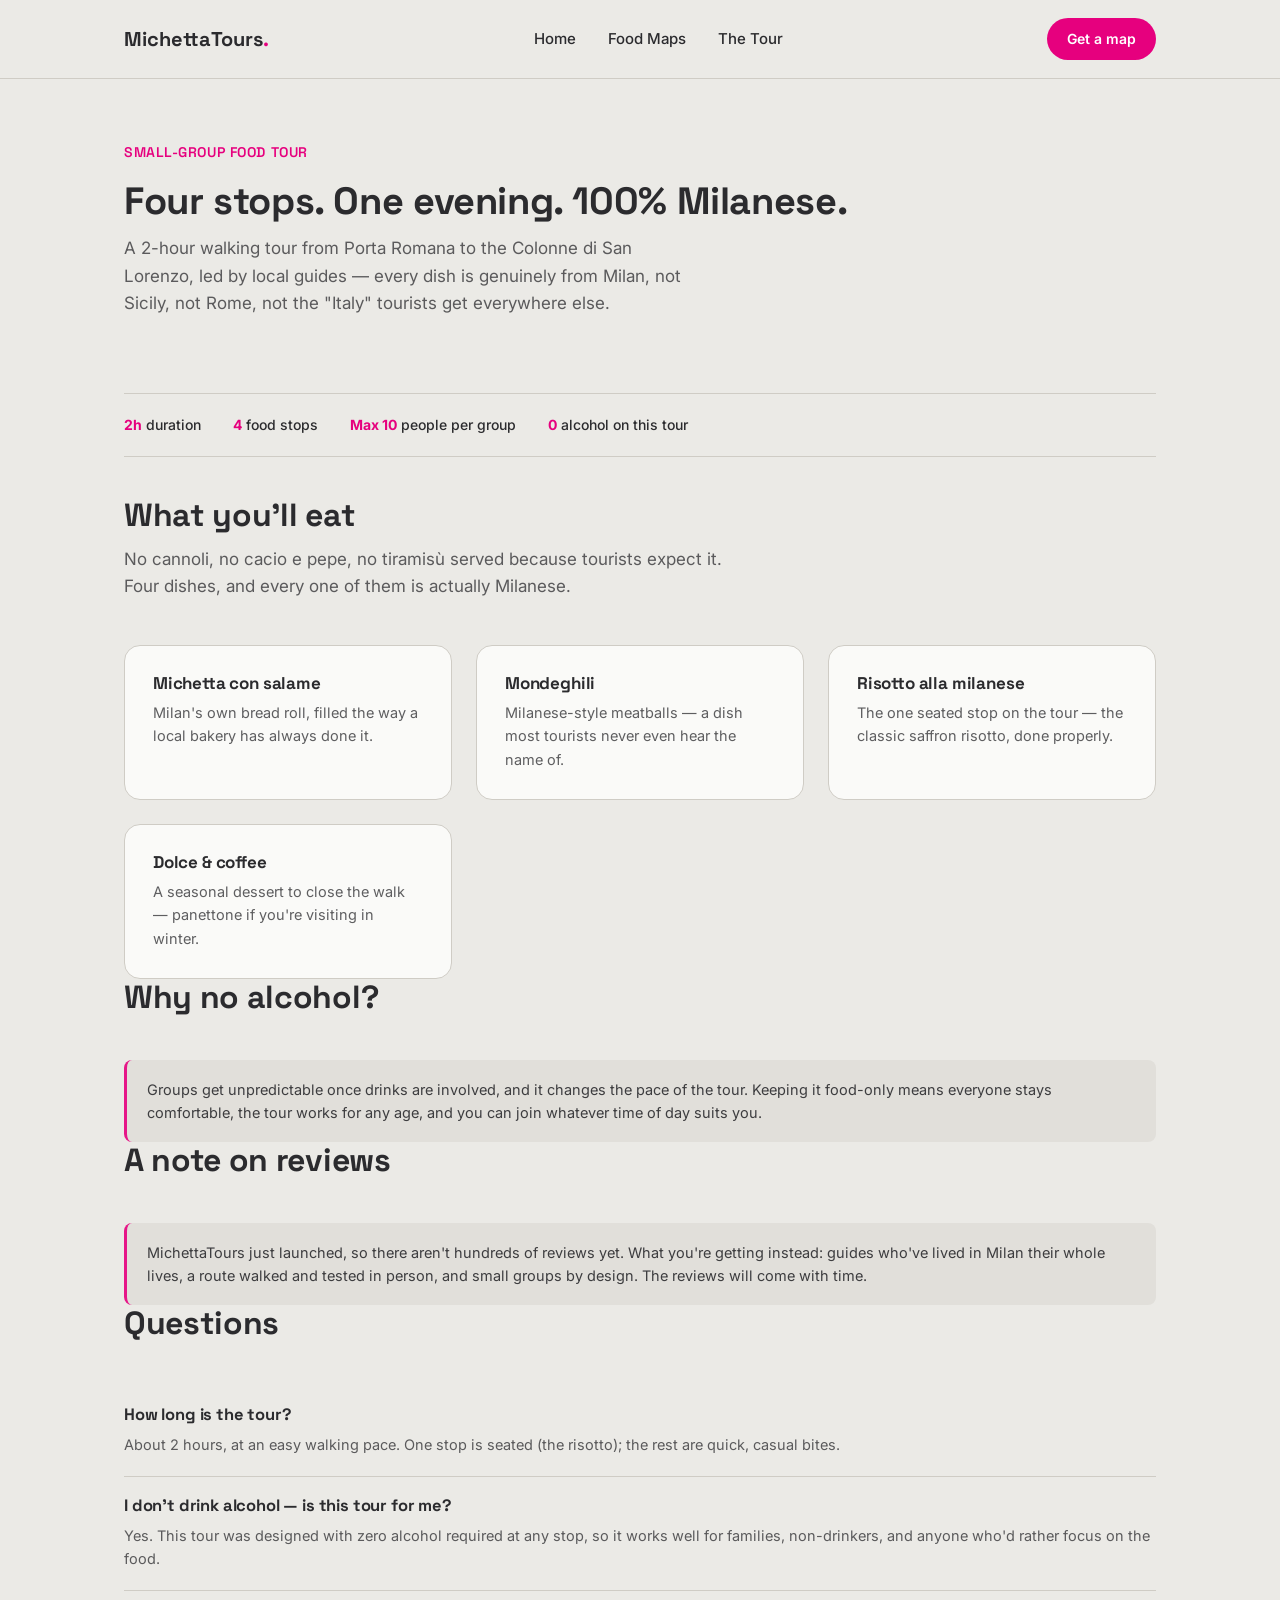
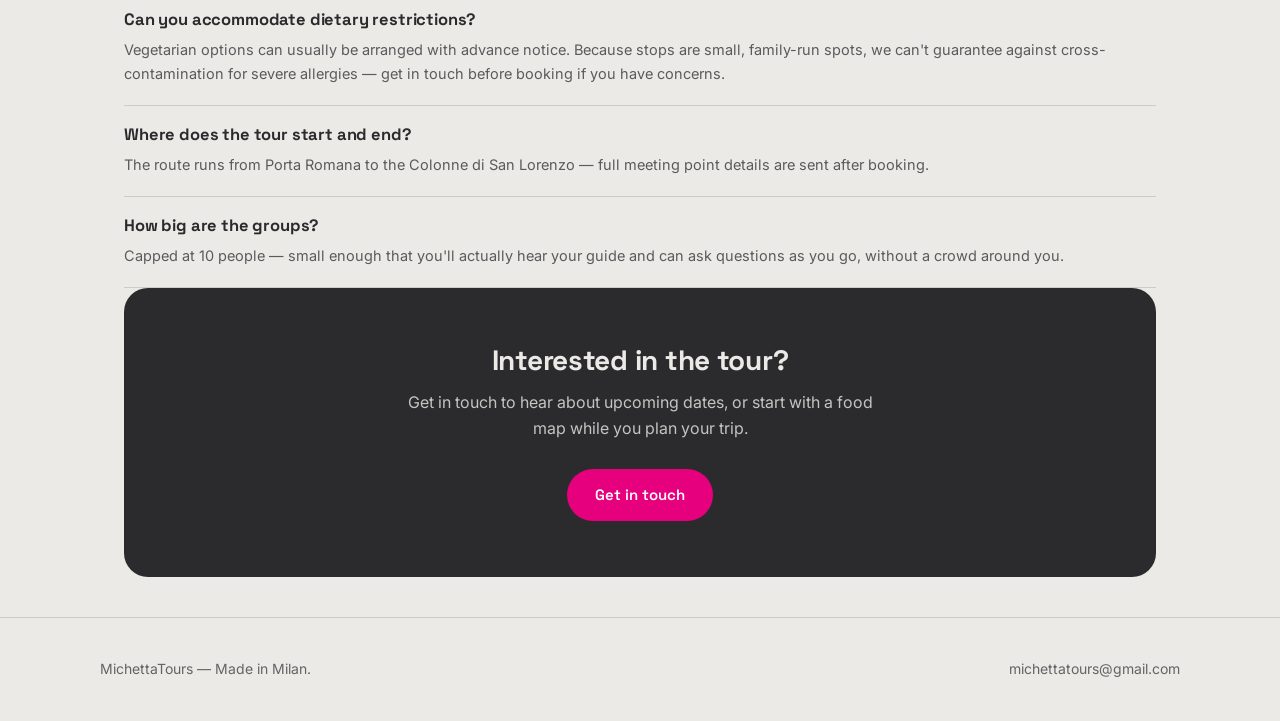
<file: tour.html>
<!DOCTYPE html>
<html lang="en">
<head>
<meta charset="UTF-8">
<meta name="viewport" content="width=device-width, initial-scale=1.0">
<title>The Food Tour — MichettaTours</title>
<meta name="description" content="A small-group Milanese food tour. Four stops, one guide born in Milan, 100% local — no pizza, no cannoli, no tiramisù.">
<link rel="stylesheet" href="style.css">
</head>
<body>

<nav class="nav">
  <div class="nav-inner">
    <a href="index.html" class="logo">MichettaTours<span class="dot">.</span></a>
    <div class="nav-links">
      <a href="index.html">Home</a>
      <a href="maps.html">Food Maps</a>
      <a href="tour.html">The Tour</a>
    </div>
    <a href="maps.html" class="nav-cta">Get a map</a>
    <button class="burger" onclick="document.getElementById('mobileMenu').classList.toggle('open')">
      <span></span><span></span><span></span>
    </button>
  </div>
  <div class="mobile-menu" id="mobileMenu">
    <a href="index.html">Home</a>
    <a href="maps.html">Food Maps</a>
    <a href="tour.html">The Tour</a>
    <a href="maps.html" class="nav-cta" style="text-align:center;">Get a map</a>
  </div>
</nav>

<div class="container">
  <div class="page-hero">
    <span class="eyebrow">Small-Group Food Tour</span>
    <h1>Four stops. One evening. 100% Milanese.</h1>
    <p>A 2-hour walking tour from Porta Romana to the Colonne di San Lorenzo, led by local guides — every dish is genuinely from Milan, not Sicily, not Rome, not the "Italy" tourists get everywhere else.</p>
  </div>
</div>

<section class="container">
  <div class="info-strip">
    <div><span>2h</span> duration</div>
    <div><span>4</span> food stops</div>
    <div><span>Max 10</span> people per group</div>
    <div><span>0</span> alcohol on this tour</div>
  </div>
</section>

<section class="container">
  <div class="section-head">
    <h2>What you'll eat</h2>
    <p>No cannoli, no cacio e pepe, no tiramisù served because tourists expect it. Four dishes, and every one of them is actually Milanese.</p>
  </div>
  <div class="grid-3">
    <div class="fact-card">
      <h3>Michetta con salame</h3>
      <p>Milan's own bread roll, filled the way a local bakery has always done it.</p>
    </div>
    <div class="fact-card">
      <h3>Mondeghili</h3>
      <p>Milanese-style meatballs — a dish most tourists never even hear the name of.</p>
    </div>
    <div class="fact-card">
      <h3>Risotto alla milanese</h3>
      <p>The one seated stop on the tour — the classic saffron risotto, done properly.</p>
    </div>
    <div class="fact-card">
      <h3>Dolce & coffee</h3>
      <p>A seasonal dessert to close the walk — panettone if you're visiting in winter.</p>
    </div>
  </div>
</section>

<section class="container">
  <div class="section-head">
    <h2>Why no alcohol?</h2>
  </div>
  <div class="honest-note">
    Groups get unpredictable once drinks are involved, and it changes the pace of the tour. Keeping it food-only means everyone stays comfortable, the tour works for any age, and you can join whatever time of day suits you.
  </div>
</section>

<section class="container">
  <div class="section-head">
    <h2>A note on reviews</h2>
  </div>
  <div class="honest-note">
    MichettaTours just launched, so there aren't hundreds of reviews yet. What you're getting instead: guides who've lived in Milan their whole lives, a route walked and tested in person, and small groups by design. The reviews will come with time.
  </div>
</section>

<section class="container">
  <div class="section-head">
    <h2>Questions</h2>
  </div>

  <div class="faq-item">
    <h3>How long is the tour?</h3>
    <p>About 2 hours, at an easy walking pace. One stop is seated (the risotto); the rest are quick, casual bites.</p>
  </div>
  <div class="faq-item">
    <h3>I don't drink alcohol — is this tour for me?</h3>
    <p>Yes. This tour was designed with zero alcohol required at any stop, so it works well for families, non-drinkers, and anyone who'd rather focus on the food.</p>
  </div>
  <div class="faq-item">
    <h3>Can you accommodate dietary restrictions?</h3>
    <p>Vegetarian options can usually be arranged with advance notice. Because stops are small, family-run spots, we can't guarantee against cross-contamination for severe allergies — get in touch before booking if you have concerns.</p>
  </div>
  <div class="faq-item">
    <h3>Where does the tour start and end?</h3>
    <p>The route runs from Porta Romana to the Colonne di San Lorenzo — full meeting point details are sent after booking.</p>
  </div>
  <div class="faq-item">
    <h3>How big are the groups?</h3>
    <p>Capped at 10 people — small enough that you'll actually hear your guide and can ask questions as you go, without a crowd around you.</p>
  </div>
</section>

<section class="container">
  <div class="banner">
    <h2>Interested in the tour?</h2>
    <p>Get in touch to hear about upcoming dates, or start with a food map while you plan your trip.</p>
    <a href="mailto:michettatours@gmail.com" class="btn btn-primary">Get in touch</a>
  </div>
</section>

<footer>
  <div class="footer-inner">
    <div>MichettaTours — Made in Milan.</div>
    <div>michettatours@gmail.com</div>
  </div>
</footer>

</body>
</html>
</file>
<file: style.css>
@import url('https://fonts.googleapis.com/css2?family=Space+Grotesk:wght@400;500;600;700&family=Inter:wght@400;500;600&display=swap');

:root {
  --bg: #EBEAE6;
  --bg-alt: #E0DED9;
  --ink: #2B2B2E;
  --fuxia: #E6007E;
  --fuxia-dark: #B8005F;
  --grey: #B8B4AC;
  --grey-line: #CFCCC5;
  --white: #FAFAF8;
}

* { box-sizing: border-box; margin: 0; padding: 0; }
html { scroll-behavior: smooth; }

body {
  font-family: 'Inter', sans-serif;
  background: var(--bg);
  color: var(--ink);
  line-height: 1.6;
  font-size: 16px;
}

h1, h2, h3, .display {
  font-family: 'Space Grotesk', sans-serif;
  font-weight: 700;
  line-height: 1.15;
  letter-spacing: -0.01em;
}

a { color: inherit; text-decoration: none; }

.container { max-width: 1080px; margin: 0 auto; padding: 0 24px; }

/* NAV */
.nav {
  position: sticky; top: 0; z-index: 100;
  background: rgba(235, 234, 230, 0.92);
  backdrop-filter: blur(8px);
  border-bottom: 1px solid var(--grey-line);
}
.nav-inner {
  display: flex; align-items: center; justify-content: space-between;
  padding: 18px 24px; max-width: 1080px; margin: 0 auto;
}
.logo { font-family: 'Space Grotesk', sans-serif; font-weight: 700; font-size: 20px; }
.logo .dot { color: var(--fuxia); }
.nav-links { display: flex; gap: 32px; font-weight: 500; font-size: 15px; }
.nav-links a:hover { color: var(--fuxia); }
.nav-cta {
  background: var(--fuxia); color: white !important;
  padding: 10px 20px; border-radius: 100px; font-weight: 600; font-size: 14px;
}
.nav-cta:hover { background: var(--fuxia-dark); }
.burger {
  display: none; flex-direction: column; gap: 5px;
  background: none; border: none; cursor: pointer; padding: 8px;
}
.burger span { width: 24px; height: 2px; background: var(--ink); border-radius: 2px; }
.mobile-menu { display: none; flex-direction: column; padding: 0 24px 24px; gap: 16px; font-weight: 500; }
.mobile-menu.open { display: flex; }
@media (max-width: 720px) {
  .nav-links { display: none; }
  .burger { display: flex; }
}

/* BUTTONS */
.btn {
  display: inline-block; padding: 14px 28px; border-radius: 100px;
  font-family: 'Space Grotesk', sans-serif; font-weight: 600; font-size: 15px;
  transition: all 0.15s ease; cursor: pointer; border: none;
}
.btn-primary { background: var(--fuxia); color: white; }
.btn-primary:hover { background: var(--fuxia-dark); transform: translateY(-1px); }
.btn-secondary { background: transparent; border: 1.5px solid var(--ink); color: var(--ink); }
.btn-secondary:hover { background: var(--ink); color: var(--bg); }
.btn-block { display: block; text-align: center; width: 100%; }

/* HERO */
.hero { padding: 100px 24px 80px; }
.hero-inner {
  max-width: 1080px; margin: 0 auto; display: grid;
  grid-template-columns: 1.1fr 0.9fr; gap: 48px; align-items: center;
}
.eyebrow {
  display: inline-block; color: var(--fuxia); font-family: 'Space Grotesk', sans-serif;
  font-weight: 600; font-size: 14px; letter-spacing: 0.04em; text-transform: uppercase; margin-bottom: 16px;
}
.hero h1 { font-size: 50px; margin-bottom: 20px; }
.hero h1 .accent { color: var(--fuxia); }
.hero p { font-size: 18px; max-width: 480px; margin-bottom: 32px; opacity: 0.85; }
.hero-buttons { display: flex; gap: 14px; flex-wrap: wrap; }
.hero-visual {
  aspect-ratio: 4/5; border-radius: 24px;
  background: linear-gradient(160deg, var(--fuxia) 0%, var(--ink) 100%);
  position: relative; overflow: hidden;
}
.hero-visual img { width: 100%; height: 100%; object-fit: cover; }
@media (max-width: 800px) {
  .hero-inner { grid-template-columns: 1fr; }
  .hero h1 { font-size: 34px; }
  .hero { padding: 48px 24px 56px; }
  .hero-visual { aspect-ratio: 16/10; order: -1; }
}

section { padding: 72px 0; }
.section-head { margin-bottom: 44px; max-width: 620px; }
.section-head h2 { font-size: 32px; margin-bottom: 12px; }
.section-head p { opacity: 0.75; font-size: 17px; }
@media (max-width: 720px) {
  section { padding: 52px 0; }
  .section-head h2 { font-size: 26px; }
}

/* CARDS */
.grid-3 { display: grid; grid-template-columns: repeat(3, 1fr); gap: 24px; }
@media (max-width: 900px) { .grid-3 { grid-template-columns: 1fr; } }
.card {
  background: var(--white); border-radius: 20px; overflow: hidden;
  border: 1px solid var(--grey-line); display: flex; flex-direction: column;
  transition: transform 0.2s ease;
}
.card:hover { transform: translateY(-4px); }
.card-image { aspect-ratio: 4/3; background: var(--bg-alt); position: relative; overflow: hidden; }
.card-image img { width: 100%; height: 100%; object-fit: cover; }
.card-tag {
  position: absolute; top: 14px; left: 14px; background: var(--fuxia); color: white;
  font-size: 12px; font-weight: 600; padding: 5px 12px; border-radius: 100px;
  font-family: 'Space Grotesk', sans-serif;
}
.card-body { padding: 24px; display: flex; flex-direction: column; gap: 10px; flex: 1; }
.card-body h3 { font-size: 20px; }
.card-body p { font-size: 14.5px; opacity: 0.75; flex: 1; }
.card-price { font-family: 'Space Grotesk', sans-serif; font-weight: 700; font-size: 22px; margin-top: 6px; }
.card-price span { font-size: 14px; font-weight: 500; opacity: 0.6; font-family: 'Inter', sans-serif; }

/* No-frills fact card (used for "what sets us apart" / trust blocks) */
.fact-card { padding: 28px; background: var(--white); border-radius: 16px; border: 1px solid var(--grey-line); }
.fact-card h3 { font-size: 17px; margin-bottom: 8px; }
.fact-card p { font-size: 14.5px; opacity: 0.75; }

/* BANNER */
.banner { background: var(--ink); color: var(--bg); border-radius: 24px; padding: 56px 40px; text-align: center; }
.banner h2 { color: var(--bg); font-size: 28px; margin-bottom: 14px; }
.banner p { opacity: 0.8; max-width: 500px; margin: 0 auto 28px; }

/* FOOTER */
footer { border-top: 1px solid var(--grey-line); padding: 40px 24px; margin-top: 40px; }
.footer-inner {
  max-width: 1080px; margin: 0 auto; display: flex; justify-content: space-between;
  align-items: center; flex-wrap: wrap; gap: 16px; font-size: 14px; opacity: 0.7;
}

/* INFO STRIP */
.info-strip {
  display: flex; gap: 32px; flex-wrap: wrap; padding: 20px 0;
  border-top: 1px solid var(--grey-line); border-bottom: 1px solid var(--grey-line);
  margin: 40px 0; font-size: 14px; font-weight: 500;
}
.info-strip span { color: var(--fuxia); font-weight: 700; }

/* PAGE HERO */
.page-hero { padding: 60px 0 36px; }
.page-hero h1 { font-size: 38px; margin-bottom: 12px; }
.page-hero p { font-size: 17px; opacity: 0.75; max-width: 560px; }
@media (max-width: 720px) { .page-hero h1 { font-size: 28px; } }

/* FAQ */
.faq-item { border-bottom: 1px solid var(--grey-line); padding: 20px 0; }
.faq-item h3 { font-size: 16.5px; margin-bottom: 8px; }
.faq-item p { font-size: 14.5px; opacity: 0.75; }

/* Honest / no-reviews-yet note */
.honest-note {
  background: var(--bg-alt); border-left: 3px solid var(--fuxia);
  padding: 18px 20px; border-radius: 8px; font-size: 14.5px; opacity: 0.9;
}
</file>
